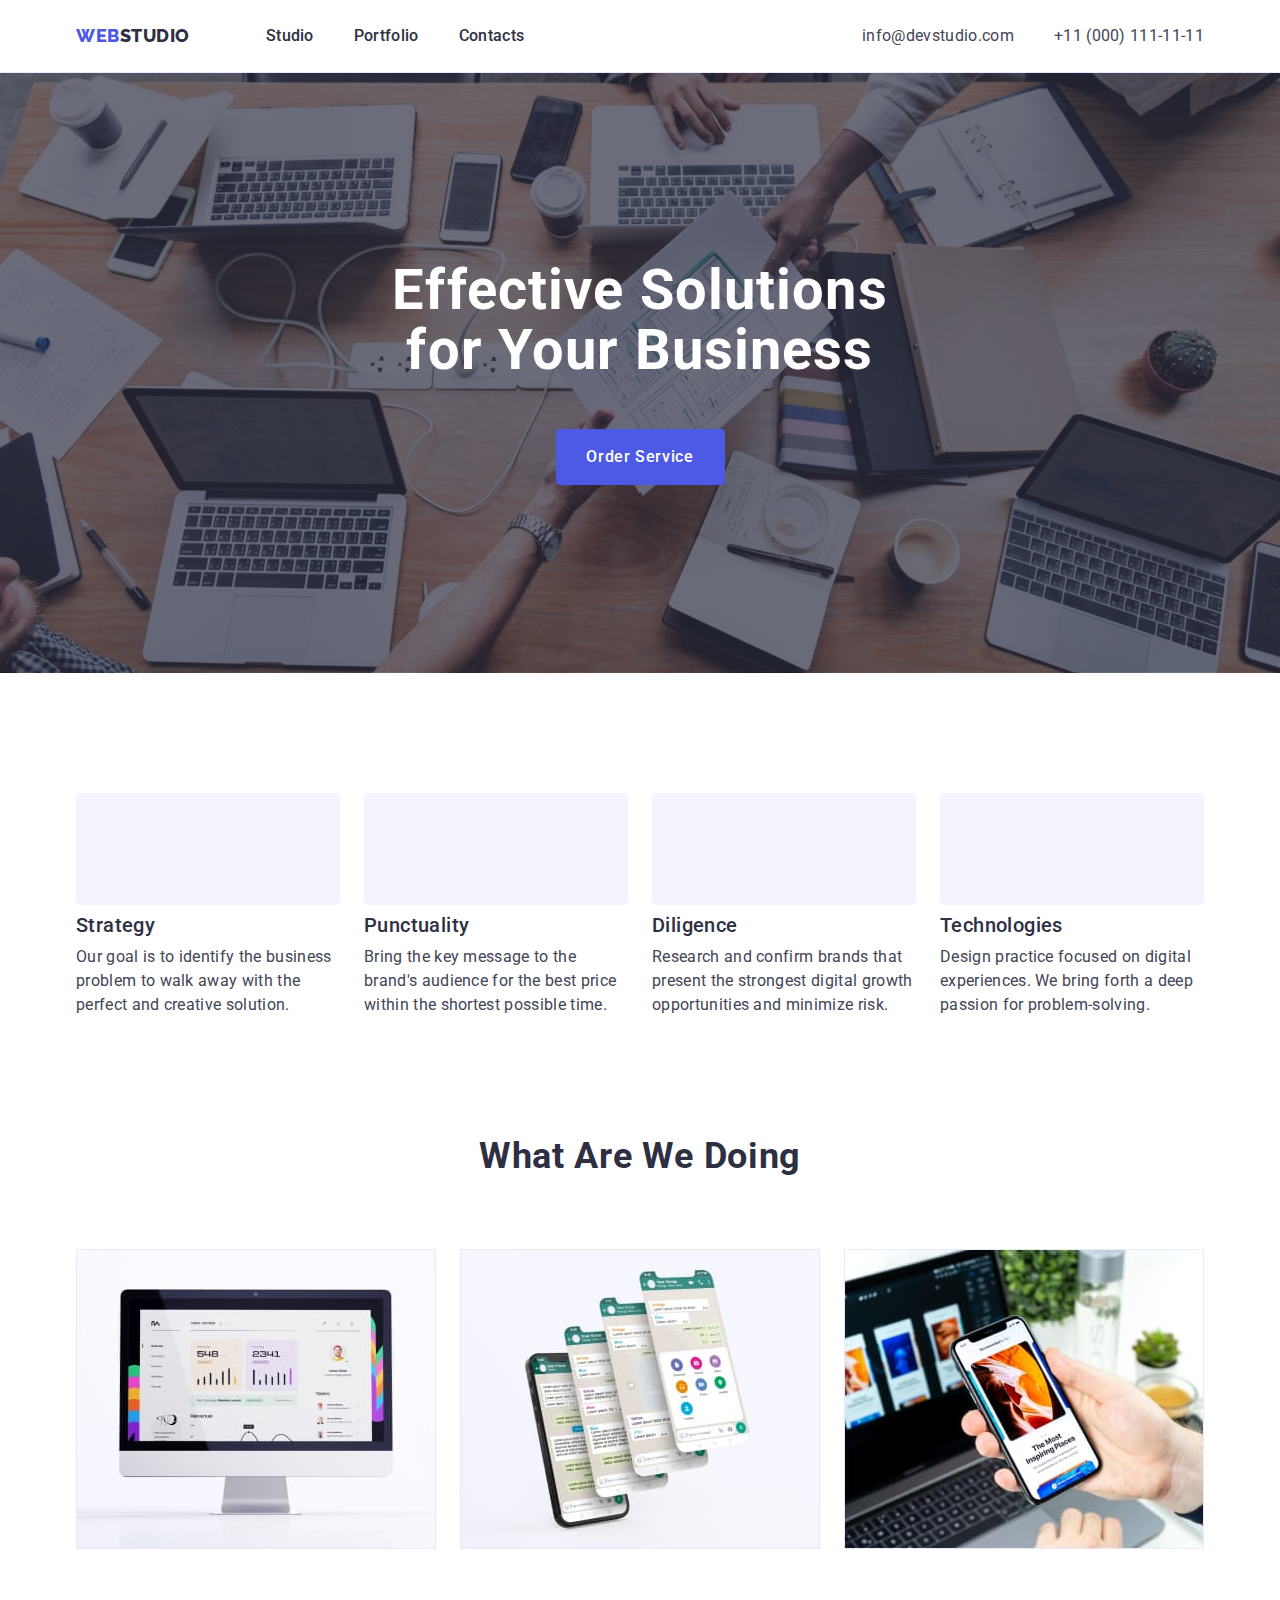
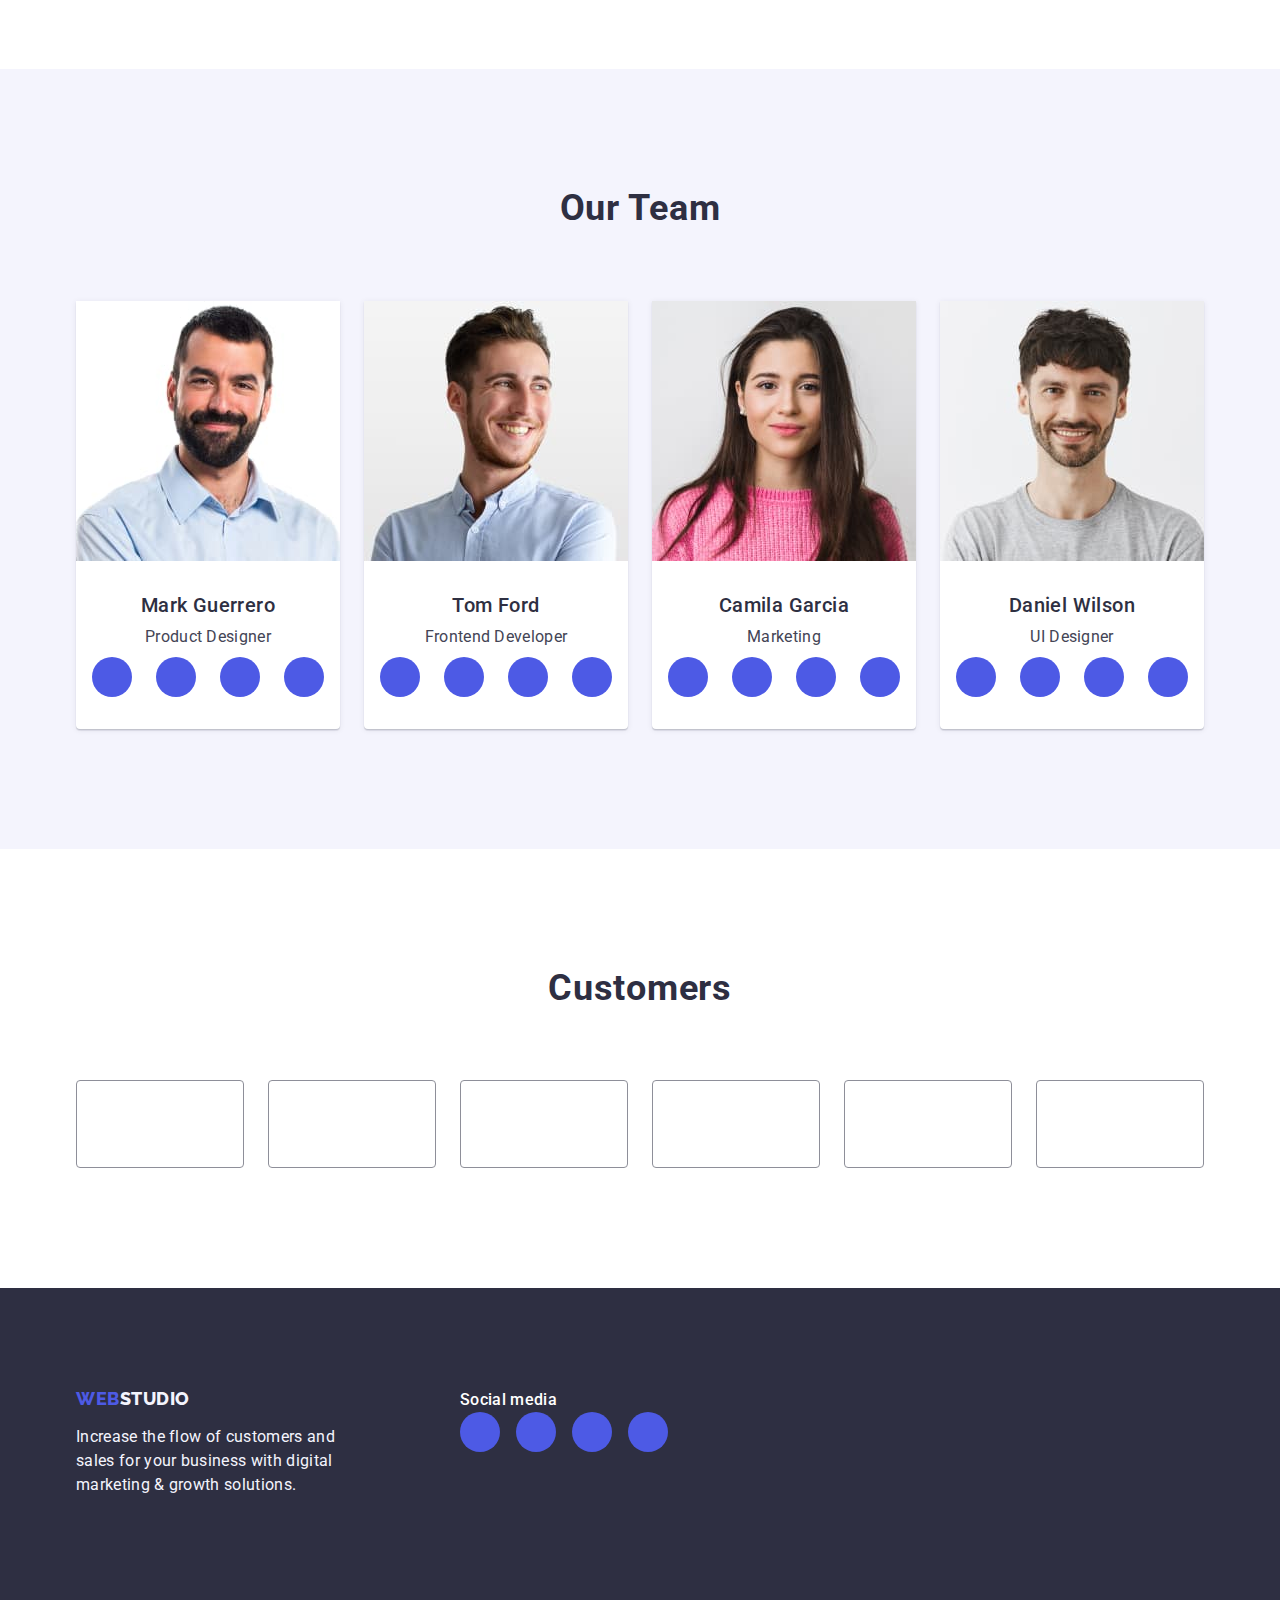
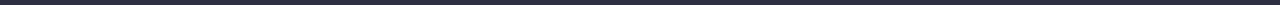
<file: index.html>
<!DOCTYPE html>
<html lang="en">
  <head>
    <meta charset="UTF-8" />
    <meta http-equiv="X-UA-Compatible" content="IE=edge" />
    <meta name="viewport" content="width=device-width, initial-scale=1.0" />
    <title>Studio</title>
    <link rel="preconnect" href="https://fonts.googleapis.com" />
    <link rel="preconnect" href="https://fonts.gstatic.com" crossorigin />
    <link
      href="https://fonts.googleapis.com/css2?family=Raleway:wght@800&family=Roboto:wght@400;500;700;900&display=swap"
      rel="stylesheet"
    />
    <link
      rel="stylesheet"
      href="https://cdn.jsdelivr.net/npm/modern-normalize@1.1.0/modern-normalize.min.css"
    />
    <link rel="stylesheet" href="./css/styles.css" />
  </head>
  <body>
    <!-- Header section -->
    <header class="header">
      <div class="c-header container">
      <nav class="nav">
        <a class="logo link" href="./index.html">
          Web<span class="studio">Studio</span>
        </a>
        <ul class="list nav-list">
          <li>
            <a class="first-menu link" href="./index.html">Studio</a>
          </li>
          <li>
            <a class="first-menu link" href="./portfolio.html">Portfolio</a>
          </li>
          <li>
            <a class="first-menu link" href="">Contacts</a>
          </li>
        </ul>
      </nav>
      <address class="address">
        <ul class="adress-list list">
          <li>
            <a class="adress-link link" href="mailto:info@devstudio.com"
              >info@devstudio.com</a
            >
          </li>
          <li>
            <a class="adress-link link" href="tel:+110001111111"
              >+11 (000) 111-11-11</a
            >
          </li>
        </ul>
      </address>
      </div>
    </header>
    <main>
      <!-- Hero section -->
      <section class="hero">
      <div class="container">
        <h1 class="first-header">Effective Solutions for Your Business</h1>
        <button class="order-service button" type="button">
          Order Service
        </button>
      </div>
      </section>
      <!-- Info section -->
      <section class="info-sect">
        <div class="container">
        <h2 class="info" hidden>Info</h2>
        <ul class="info-list list">
          <li class="info-element">
            <div class="info-icon">
              <svg class="" width="64" height="64">
                <use href="./images/icons.svg#antenna"></use>
              </svg>
            </div>
            <h3 class="first-h">Strategy</h3>
            <p class="info-p first-p">
              Our goal is to identify the business problem to walk away with the
              perfect and creative solution.
            </p>
          </li>
          <li class="info-element">
            <div class="info-icon">
              <svg class="" width="64" height="64">
                <use href="./images/icons.svg#clock"></use>
              </svg>
            </div>
            <h3 class="first-h">Punctuality</h3>
            <p class="info-p first-p">
              Bring the key message to the brand's audience for the best price
              within the shortest possible time.
            </p>
          </li>
          <li class="info-element">
            <div class="info-icon">
              <svg class="" width="64" height="64">
                <use href="./images/icons.svg#diagram"></use>
              </svg>
            </div>
            <h3 class="first-h">Diligence</h3>
            <p class="info-p first-p">
              Research and confirm brands that present the strongest digital
              growth opportunities and minimize risk.
            </p>
          </li>
          <li class="info-element">
            <div class="info-icon">
              <svg class="" width="64" height="64">
                <use href="./images/icons.svg#astronaut"></use>
              </svg>
            </div>
            <h3 class="first-h">Technologies</h3>
            <p class="info-p first-p">
              Design practice focused on digital experiences. We bring forth a
              deep passion for problem-solving.
            </p>
          </li>
        </ul>
        </div>
      </section>
      <!-- Portfolio section -->
      <section class="portfolio-sect">
        <div class="container">
        <h2 class="what-we-do">What are we doing</h2>
        <ul class="portfolio-list list">
          <li class="portfolio-element">
            <img
              src="./images/portfolio-index/img-1.jpg"
              alt="img 1"
              width="360"
              height="300"
            />
          </li>
          <li class="portfolio-element">
            <img
              src="./images/portfolio-index//img-2.jpg"
              alt="img 2"
              width="360"
              height="300"
            />
          </li>
          <li class="portfolio-element">
            <img
              src="./images/portfolio-index//img-3.jpg"
              alt="img 3"
              width="360"
              height="300"
            />
          </li>
        </ul>
        </div>
      </section>
      <!-- Team section -->
      <section class="team">
        <div class="container">
        <h2 class="our-team">Our Team</h2>
        <ul class="team-list list">
          <li class="first-li">
            <img
              src="./images/team/img-3.jpg"
              alt="photo 1"
              width="264"
              height="260"
            />
            <div class="portfolio-li">
            <h3 class="first-h">Mark Guerrero</h3>
            <p class="first-p">Product Designer</p>
            <!-- Socials icons-->
            <ul class="socials-list list">
              <li class="socials-item">
                <a class="socials-link" href="">
                  <svg class="socials-icon" width="16" height="16">
                    <use href="./images/icons.svg#instagram"></use>
                  </svg>
                </a>
              </li>
              <li class="socials-item">
                <a class="socials-link" href="">
                <svg class="socials-icon" width="16" height="16">
                  <use href="./images/icons.svg#twitter"></use>
                </svg>
              </a>
              </li>
              <li class="socials-item">
                <a class="socials-link" href="">
                <svg class="socials-icon" width="16" height="16">
                  <use href="./images/icons.svg#facebook"></use>
                </svg>
              </a>
              </li>
              <li class="socials-item">
                <a class="socials-link" href="">
                <svg class="socials-icon" width="16" height="16">
                  <use href="./images/icons.svg#linkedin"></use>
                </svg>
              </a>
              </li>
            </ul>
            </div>
          </li>
          <li class="first-li">
            <img
              src="./images/team/img-2.jpg"
              alt="photo 2"
              width="264"
              height="260"
            />
            <div class="portfolio-li">
            <h3 class="first-h">Tom Ford</h3>
            <p class="first-p">Frontend Developer</p>
            <!-- Socials icons-->
            <ul class="socials-list list">
              <li class="socials-item">
                <a class="socials-link" href="">
                  <svg class="socials-icon" width="16" height="16">
                    <use href="./images/icons.svg#instagram"></use>
                  </svg>
                </a>
              </li>
              <li class="socials-item">
                <a class="socials-link" href="">
                <svg class="socials-icon" width="16" height="16">
                  <use href="./images/icons.svg#twitter"></use>
                </svg>
              </a>
              </li>
              <li class="socials-item">
                <a class="socials-link" href="">
                <svg class="socials-icon" width="16" height="16">
                  <use href="./images/icons.svg#facebook"></use>
                </svg>
              </a>
              </li>
              <li class="socials-item">
                <a class="socials-link" href="">
                <svg class="socials-icon" width="16" height="16">
                  <use href="./images/icons.svg#linkedin"></use>
                </svg>
              </a>
              </li>
            </ul>
            </div>
          </li>
          <li class="first-li">
            <img
              src="./images/team/img-1.jpg"
              alt="photo 3"
              width="264"
              height="260"
            />
            <div class="portfolio-li">
            <h3 class="first-h">Camila Garcia</h3>
            <p class="first-p">Marketing</p>
            <!-- Socials icons-->
            <ul class="socials-list list">
              <li class="socials-item">
                <a class="socials-link" href="">
                  <svg class="socials-icon" width="16" height="16">
                    <use href="./images/icons.svg#instagram"></use>
                  </svg>
                </a>
              </li>
              <li class="socials-item">
                <a class="socials-link" href="">
                <svg class="socials-icon" width="16" height="16">
                  <use href="./images/icons.svg#twitter"></use>
                </svg>
              </a>
              </li>
              <li class="socials-item">
                <a class="socials-link" href="">
                <svg class="socials-icon" width="16" height="16">
                  <use href="./images/icons.svg#facebook"></use>
                </svg>
              </a>
              </li>
              <li class="socials-item">
                <a class="socials-link" href="">
                <svg class="socials-icon" width="16" height="16">
                  <use href="./images/icons.svg#linkedin"></use>
                </svg>
              </a>
              </li>
            </ul>
            </div>
          </li>
          <li class="first-li">
            <img
              src="./images/team/img.jpg"
              alt="photo 4"
              width="264"
              height="260"
            />
            <div class="portfolio-li">
            <h3 class="first-h">Daniel Wilson</h3>
            <p class="first-p">UI Designer</p>
            <!-- Socials icons-->
            <ul class="socials-list list">
              <li class="socials-item">
                <a class="socials-link" href="">
                  <svg class="socials-icon" width="16" height="16">
                    <use href="./images/icons.svg#instagram"></use>
                  </svg>
                </a>
              </li>
              <li class="socials-item">
                <a class="socials-link" href="">
                <svg class="socials-icon" width="16" height="16">
                  <use href="./images/icons.svg#twitter"></use>
                </svg>
              </a>
              </li>
              <li class="socials-item">
                <a class="socials-link" href="">
                <svg class="socials-icon" width="16" height="16">
                  <use href="./images/icons.svg#facebook"></use>
                </svg>
              </a>
              </li>
              <li class="socials-item">
                <a class="socials-link" href="">
                <svg class="socials-icon" width="16" height="16">
                  <use href="./images/icons.svg#linkedin"></use>
                </svg>
              </a>
              </li>
            </ul>
            </div>
          </li>
        </ul>
        </div>
      </section>
      <!-- Customers -->
      <section class="customers">
        <div class="container">
          <h2 class="cutomers-h what-we-do">Customers</h2>
          <ul class="customers-list list">
            <li class="customers-items">
              <a class="customers-link" href="">
                <svg class="customers-icon" width="104" height="56">
                  <use href="./images/icons.svg#logo-one"></use>
                </svg>
              </a>
            </li>
            <li class="customers-items">
              <a class="customers-link" href="">
                <svg class="customers-icon" width="104" height="56">
                  <use href="./images/icons.svg#logo-two"></use>
                </svg>
              </a>
            </li>
            <li class="customers-items">
              <a class="customers-link" href="">
                <svg class="customers-icon" width="104" height="56">
                  <use href="./images/icons.svg#logo-three"></use>
                </svg>
              </a>
            </li>
            <li class="customers-items">
              <a class="customers-link" href="">
                <svg class="customers-icon" width="104" height="56">
                  <use href="./images/icons.svg#logo-four"></use>
                </svg>
              </a>
            </li>
            <li class="customers-items">
              <a class="customers-link" href="">
                <svg class="customers-icon" width="104" height="56">
                  <use href="./images/icons.svg#logo-five"></use>
                </svg>
              </a>
            </li>
            <li class="customers-items">
              <a class="customers-link" href="">
                <svg class="customers-icon" width="104" height="56">
                  <use href="./images/icons.svg#logo-six"></use>
                </svg>
              </a>
            </li>
          </ul>
        </div>
      </section>
    </main>
    <footer class="footer">
      <div class="footer-container-global container">
      <div class="footer-container">
      <a class="footer-logo link" href="./index.html">
        Web<span class="studio-two">Studio</span>
      </a>
      <p class="footer-p first-p">
        Increase the flow of customers and sales for your business with digital
        marketing & growth solutions.
      </p>
      </div>
      <div class="socials-container">
        <p class="footer-par">Social media</p>
        <ul class="footer-list list">
          <li class="footer-item">
            <a class="footer-link" href="">
              <svg class="footer-icon" width="24" height="24">
                <use href="./images/icons.svg#instagram"></use>
              </svg>
            </a>
          </li>
          <li class="footer-item">
            <a class="footer-link" href="">
              <svg class="footer-icon" width="24" height="24">
                <use href="./images/icons.svg#twitter"></use>
              </svg>
            </a>
          </li>
          <li class="footer-item">
            <a class="footer-link" href="">
              <svg class="footer-icon" width="24" height="24">
                <use href="./images/icons.svg#facebook"></use>
              </svg>
            </a>
          </li>
          <li class="footer-item">
            <a class="footer-link" href="">
              <svg class="footer-icon" width="24" height="24">
                <use href="./images/icons.svg#linkedin"></use>
              </svg>
            </a>
          </li>
        </ul>
      </div>
      </div>
    </footer>
  </body>
</html>
</file>
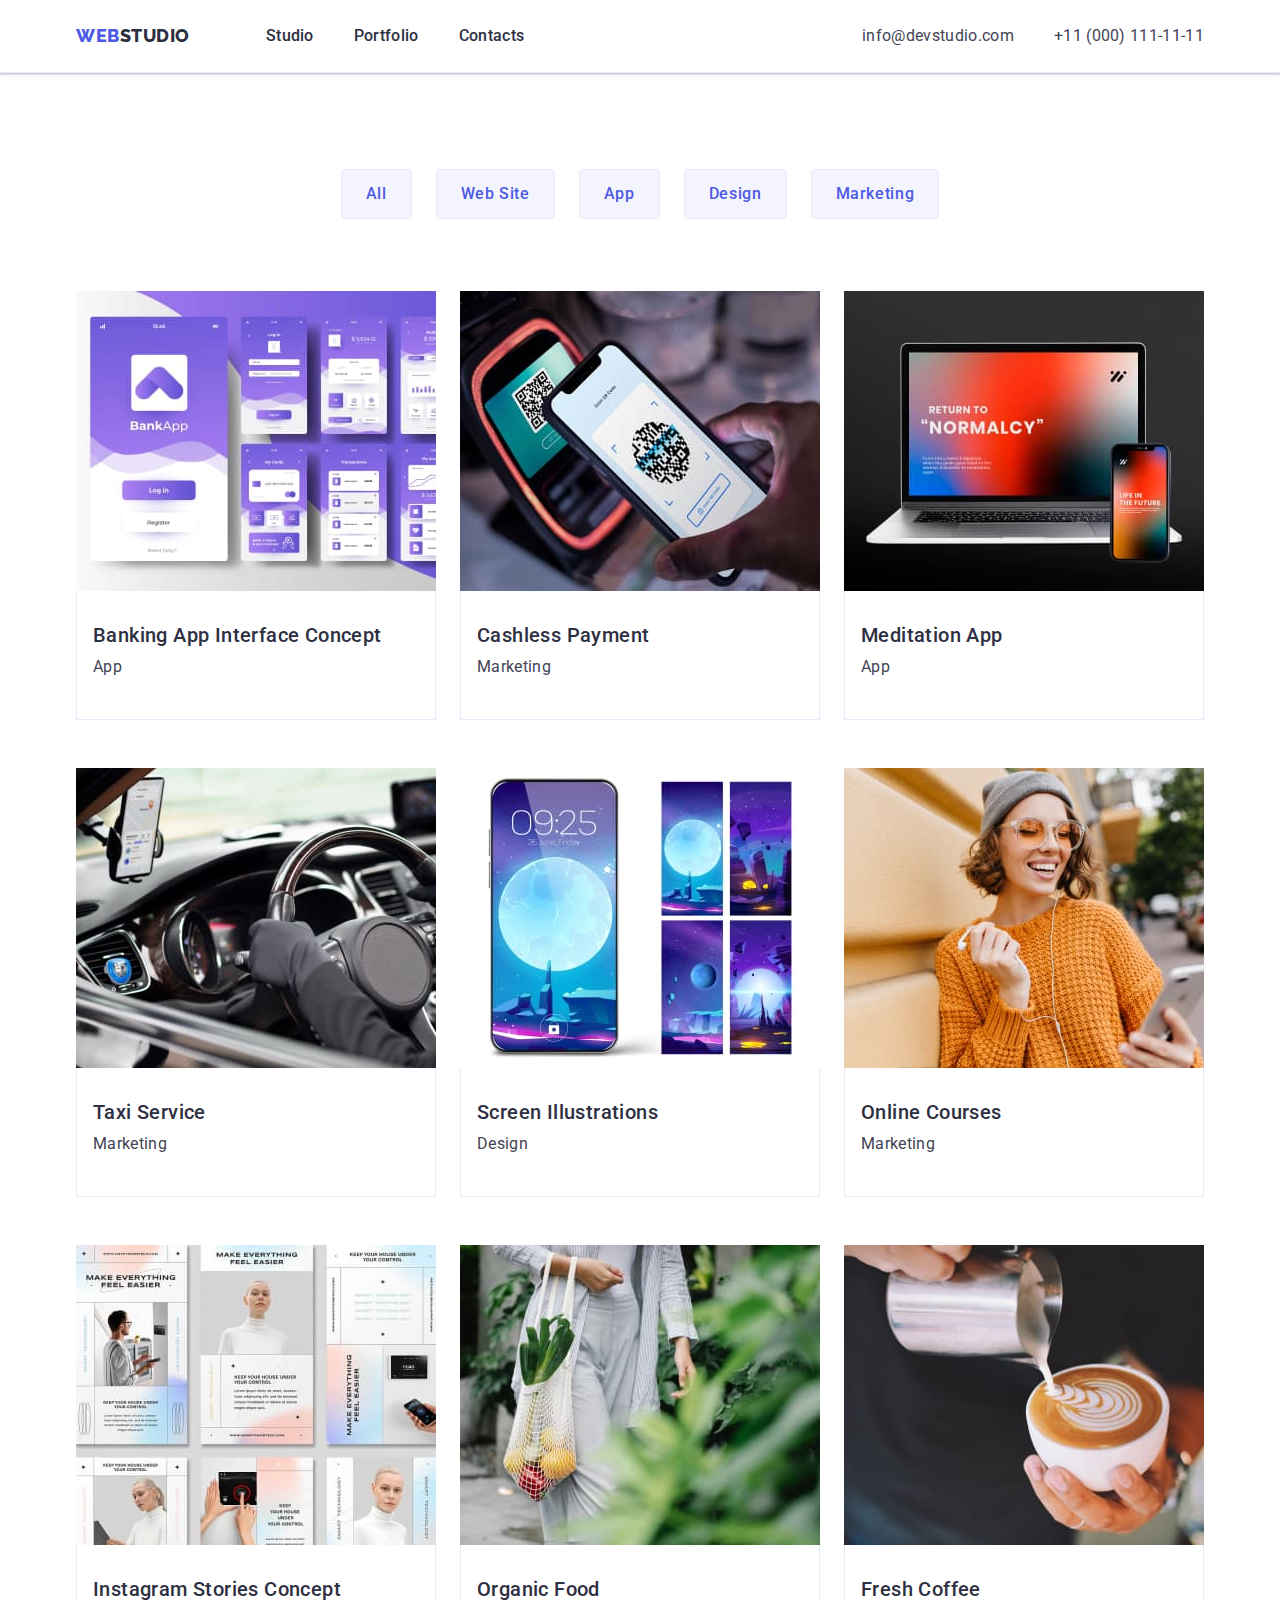
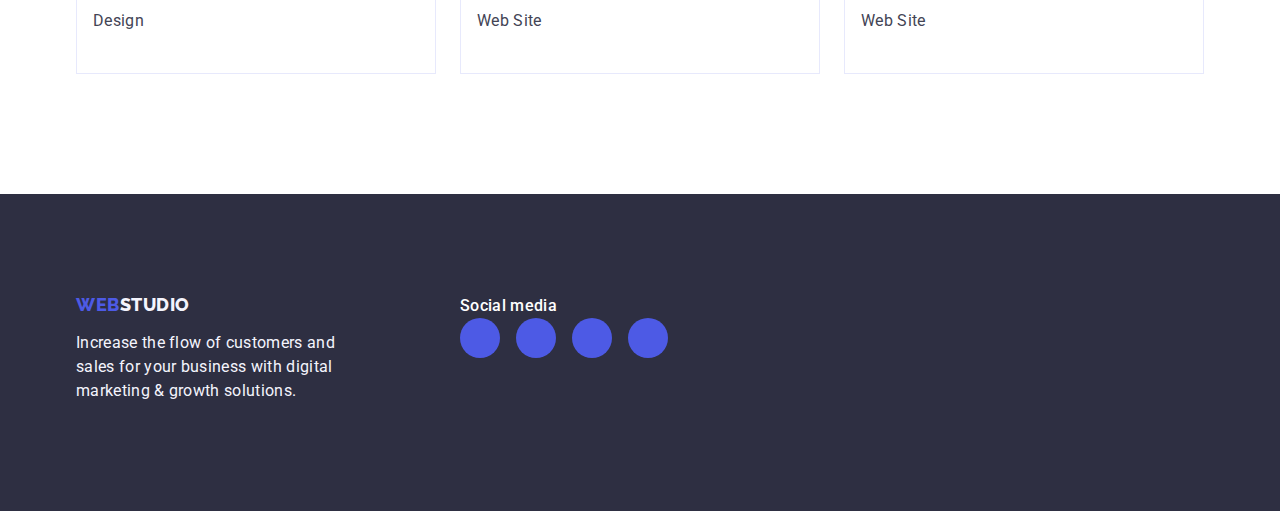
<file: portfolio.html>
<!DOCTYPE html>
<html lang="en">
  <head>
    <meta charset="UTF-8" />
    <meta http-equiv="X-UA-Compatible" content="IE=edge" />
    <meta name="viewport" content="width=device-width, initial-scale=1.0" />
    <title>Portfolio</title>
    <link rel="preconnect" href="https://fonts.googleapis.com" />
    <link rel="preconnect" href="https://fonts.gstatic.com" crossorigin />
    <link
      href="https://fonts.googleapis.com/css2?family=Raleway:wght@800&family=Roboto:wght@400;500;700;900&display=swap"
      rel="stylesheet"
    />
    <link
      rel="stylesheet"
      href="https://cdn.jsdelivr.net/npm/modern-normalize@1.1.0/modern-normalize.min.css"
    />
    <link rel="stylesheet" href="./css/styles.css" />
  </head>
  <body>
    <!-- Header section -->
    <header class="header">
      <div class="c-header container">
        <nav class="nav">
          <a class="logo link" href="./index.html">
            Web<span class="studio">Studio</span>
          </a>
          <ul class="list nav-list">
            <li>
              <a class="first-menu link" href="./index.html">Studio</a>
            </li>
            <li>
              <a class="first-menu link" href="./portfolio.html">Portfolio</a>
            </li>
            <li>
              <a class="first-menu link" href="">Contacts</a>
            </li>
          </ul>
        </nav>
        <address class="address">
          <ul class="adress-list list">
            <li>
              <a class="adress-link link" href="mailto:info@devstudio.com"
                >info@devstudio.com</a
              >
            </li>
            <li>
              <a class="adress-link link" href="tel:+110001111111"
                >+11 (000) 111-11-11</a
              >
            </li>
          </ul>
        </address>
      </div>
    </header>
    <main>
      <!-- Filter -->
      <section class="global-portfolio">
        <div class="container">
          <h1 hidden>Portfolio</h1>
          <ul class="glob-port-list list">
            <li>
              <button class="button-port button" type="button">All</button>
            </li>
            <li>
              <button class="button-port button" type="button">Web Site</button>
            </li>
            <li>
              <button class="button-port button" type="button">App</button>
            </li>
            <li>
              <button class="button-port button" type="button">Design</button>
            </li>
            <li>
              <button class="button-port button" type="button">
                Marketing
              </button>
            </li>
          </ul>
          <!-- Portfolio -->
          <ul class="glob-port-list-photo list">
            <li class="glob-port-photo-li">
              <a class="glob-portfolio-link link" href=""
                ><img
                  src="./images/portfolio/img-01.jpg"
                  alt="img 1"
                  width="360"
                  height="300"
                />
                <div class="app-character">
                  <h2 class="first-h">Banking App Interface Concept</h2>
                  <p class="first-p">App</p>
                </div></a
              >
            </li>
            <li class="glob-port-photo-li">
              <a class="glob-portfolio-link link" href=""
                ><img
                  src="./images/portfolio/img-02.jpg"
                  alt="img 2"
                  width="360"
                  height="300"
                />
                <div class="app-character">
                  <h2 class="first-h">Cashless Payment</h2>
                  <p class="first-p">Marketing</p>
                </div></a>
            </li>
            <li class="glob-port-photo-li">
              <a class="glob-portfolio-link link" href=""
                ><img
                  src="./images/portfolio/img-03.jpg"
                  alt="img 3"
                  width="360"
                  height="300"
                />
                <div class="app-character">
                  <h2 class="first-h">Meditation App</h2>
                  <p class="first-p">App</p>
                </div></a
              >
            </li>
            <li class="glob-port-photo-li">
              <a class="glob-portfolio-link link" href=""
                ><img
                  src="./images/portfolio/img-04.jpg"
                  alt="img 4"
                  width="360"
                  height="300"
                />
                <div class="app-character">
                  <h2 class="first-h">Taxi Service</h2>
                  <p class="first-p">Marketing</p>
                </div></a
              >
            </li>
            <li class="glob-port-photo-li">
              <a class="glob-portfolio-link link" href=""
                ><img
                  src="./images/portfolio/img-05.jpg"
                  alt="img 5"
                  width="360"
                  height="300"
                />
                <div class="app-character">
                  <h2 class="first-h">Screen Illustrations</h2>
                  <p class="first-p">Design</p>
                </div></a
              >
            </li>
            <li class="glob-port-photo-li">
              <a class="glob-portfolio-link link" href=""
                ><img
                  src="./images/portfolio/img-06.jpg"
                  alt="img 6"
                  width="360"
                  height="300"
                />
                <div class="app-character">
                  <h2 class="first-h">Online Courses</h2>
                  <p class="first-p">Marketing</p>
                </div></a
              >
            </li>
            <li class="glob-port-photo-li">
              <a class="glob-portfolio-link link" href=""
                ><img
                  src="./images/portfolio/img-07.jpg"
                  alt="img 7"
                  width="360"
                  height="300"
                />
                <div class="app-character">
                  <h2 class="first-h">Instagram Stories Concept</h2>
                  <p class="first-p">Design</p>
                </div></a
              >
            </li>
            <li class="glob-port-photo-li">
              <a class="glob-portfolio-link link" href=""
                ><img
                  src="./images/portfolio/img-08.jpg"
                  alt="img 8"
                  width="360"
                  height="300"
                />
                <div class="app-character">
                  <h2 class="first-h">Organic Food</h2>
                  <p class="first-p">Web Site</p>
                </div></a
              >
            </li>
            <li class="glob-port-photo-li">
              <a class="glob-portfolio-link link" href=""
                ><img src="./images/portfolio/img-09.jpg" alt="img 9" />
                <div class="app-character">
                  <h2 class="first-h">Fresh Coffee</h2>
                  <p class="first-p">Web Site</p>
                </div></a
              >
            </li>
          </ul>
        </div>
      </section>
    </main>
    <footer class="footer">
      <div class="footer-container-global container">
      <div class="footer-container">
      <a class="footer-logo link" href="./index.html">
        Web<span class="studio-two">Studio</span>
      </a>
      <p class="footer-p first-p">
        Increase the flow of customers and sales for your business with digital
        marketing & growth solutions.
      </p>
      </div>
      <div class="socials-container">
        <p class="footer-par">Social media</p>
        <ul class="footer-list list">
          <li class="footer-item">
            <a class="footer-link" href="">
              <svg class="footer-icon" width="24" height="24">
                <use href="./images/icons.svg#instagram"></use>
              </svg>
            </a>
          </li>
          <li class="footer-item">
            <a class="footer-link" href="">
              <svg class="footer-icon" width="24" height="24">
                <use href="./images/icons.svg#twitter"></use>
              </svg>
            </a>
          </li>
          <li class="footer-item">
            <a class="footer-link" href="">
              <svg class="footer-icon" width="24" height="24">
                <use href="./images/icons.svg#facebook"></use>
              </svg>
            </a>
          </li>
          <li class="footer-item">
            <a class="footer-link" href="">
              <svg class="footer-icon" width="24" height="24">
                <use href="./images/icons.svg#linkedin"></use>
              </svg>
            </a>
          </li>
        </ul>
      </div>
      </div>
    </footer>
  </body>
</html>
</file>
<file: css/styles.css>
/*! normalize.css v8.0.1 | MIT License | github.com/necolas/normalize.css */

/* Document
   ========================================================================== */

/**
 * 1. Correct the line height in all browsers.
 * 2. Prevent adjustments of font size after orientation changes in iOS.
 */

 html {
    line-height: 1.15; /* 1 */
    -webkit-text-size-adjust: 100%; /* 2 */
  }
  
  /* Sections
     ========================================================================== */
  
  /**
   * Remove the margin in all browsers.
   */
  
  body {
    margin: 0;
  }
  
  /**
   * Render the `main` element consistently in IE.
   */
  
  main {
    display: block;
  }
  
  /**
   * Correct the font size and margin on `h1` elements within `section` and
   * `article` contexts in Chrome, Firefox, and Safari.
   */
  
  h1 {
    font-size: 2em;
    margin: 0.67em 0;
  }
  
  /* Grouping content
     ========================================================================== */
  
  /**
   * 1. Add the correct box sizing in Firefox.
   * 2. Show the overflow in Edge and IE.
   */
  
  hr {
    box-sizing: content-box; /* 1 */
    height: 0; /* 1 */
    overflow: visible; /* 2 */
  }
  
  /**
   * 1. Correct the inheritance and scaling of font size in all browsers.
   * 2. Correct the odd `em` font sizing in all browsers.
   */
  
  pre {
    font-family: monospace, monospace; /* 1 */
    font-size: 1em; /* 2 */
  }
  
  /* Text-level semantics
     ========================================================================== */
  
  /**
   * Remove the gray background on active links in IE 10.
   */
  
  a {
    background-color: transparent;
  }
  
  /**
   * 1. Remove the bottom border in Chrome 57-
   * 2. Add the correct text decoration in Chrome, Edge, IE, Opera, and Safari.
   */
  
  abbr[title] {
    border-bottom: none; /* 1 */
    text-decoration: underline; /* 2 */
    text-decoration: underline dotted; /* 2 */
  }
  
  /**
   * Add the correct font weight in Chrome, Edge, and Safari.
   */
  
  b,
  strong {
    font-weight: bolder;
  }
  
  /**
   * 1. Correct the inheritance and scaling of font size in all browsers.
   * 2. Correct the odd `em` font sizing in all browsers.
   */
  
  code,
  kbd,
  samp {
    font-family: monospace, monospace; /* 1 */
    font-size: 1em; /* 2 */
  }
  
  /**
   * Add the correct font size in all browsers.
   */
  
  small {
    font-size: 80%;
  }
  
  /**
   * Prevent `sub` and `sup` elements from affecting the line height in
   * all browsers.
   */
  
  sub,
  sup {
    font-size: 75%;
    line-height: 0;
    position: relative;
    vertical-align: baseline;
  }
  
  sub {
    bottom: -0.25em;
  }
  
  sup {
    top: -0.5em;
  }
  
  /* Embedded content
     ========================================================================== */
  
  /**
   * Remove the border on images inside links in IE 10.
   */
  
  img {
    border-style: none;
  }
  
  /* Forms
     ========================================================================== */
  
  /**
   * 1. Change the font styles in all browsers.
   * 2. Remove the margin in Firefox and Safari.
   */
  
  button,
  input,
  optgroup,
  select,
  textarea {
    font-family: inherit; /* 1 */
    font-size: 100%; /* 1 */
    line-height: 1.15; /* 1 */
    margin: 0; /* 2 */
  }
  
  /**
   * Show the overflow in IE.
   * 1. Show the overflow in Edge.
   */
  
  button,
  input { /* 1 */
    overflow: visible;
  }
  
  /**
   * Remove the inheritance of text transform in Edge, Firefox, and IE.
   * 1. Remove the inheritance of text transform in Firefox.
   */
  
  button,
  select { /* 1 */
    text-transform: none;
  }
  
  /**
   * Correct the inability to style clickable types in iOS and Safari.
   */
  
  button,
  [type="button"],
  [type="reset"],
  [type="submit"] {
    -webkit-appearance: button;
  }
  
  /**
   * Remove the inner border and padding in Firefox.
   */
  
  button::-moz-focus-inner,
  [type="button"]::-moz-focus-inner,
  [type="reset"]::-moz-focus-inner,
  [type="submit"]::-moz-focus-inner {
    border-style: none;
    padding: 0;
  }
  
  /**
   * Restore the focus styles unset by the previous rule.
   */
  
  button:-moz-focusring,
  [type="button"]:-moz-focusring,
  [type="reset"]:-moz-focusring,
  [type="submit"]:-moz-focusring {
    outline: 1px dotted ButtonText;
  }
  
  /**
   * Correct the padding in Firefox.
   */
  
  fieldset {
    padding: 0.35em 0.75em 0.625em;
  }
  
  /**
   * 1. Correct the text wrapping in Edge and IE.
   * 2. Correct the color inheritance from `fieldset` elements in IE.
   * 3. Remove the padding so developers are not caught out when they zero out
   *    `fieldset` elements in all browsers.
   */
  
  legend {
    box-sizing: border-box; /* 1 */
    color: inherit; /* 2 */
    display: table; /* 1 */
    max-width: 100%; /* 1 */
    padding: 0; /* 3 */
    white-space: normal; /* 1 */
  }
  
  /**
   * Add the correct vertical alignment in Chrome, Firefox, and Opera.
   */
  
  progress {
    vertical-align: baseline;
  }
  
  /**
   * Remove the default vertical scrollbar in IE 10+.
   */
  
  textarea {
    overflow: auto;
  }
  
  /**
   * 1. Add the correct box sizing in IE 10.
   * 2. Remove the padding in IE 10.
   */
  
  [type="checkbox"],
  [type="radio"] {
    box-sizing: border-box; /* 1 */
    padding: 0; /* 2 */
  }
  
  /**
   * Correct the cursor style of increment and decrement buttons in Chrome.
   */
  
  [type="number"]::-webkit-inner-spin-button,
  [type="number"]::-webkit-outer-spin-button {
    height: auto;
  }
  
  /**
   * 1. Correct the odd appearance in Chrome and Safari.
   * 2. Correct the outline style in Safari.
   */
  
  [type="search"] {
    -webkit-appearance: textfield; /* 1 */
    outline-offset: -2px; /* 2 */
  }
  
  /**
   * Remove the inner padding in Chrome and Safari on macOS.
   */
  
  [type="search"]::-webkit-search-decoration {
    -webkit-appearance: none;
  }
  
  /**
   * 1. Correct the inability to style clickable types in iOS and Safari.
   * 2. Change font properties to `inherit` in Safari.
   */
  
  ::-webkit-file-upload-button {
    -webkit-appearance: button; /* 1 */
    font: inherit; /* 2 */
  }
  
  /* Interactive
     ========================================================================== */
  
  /*
   * Add the correct display in Edge, IE 10+, and Firefox.
   */
  
  details {
    display: block;
  }
  
  /*
   * Add the correct display in all browsers.
   */
  
  summary {
    display: list-item;
  }
  
  /* Misc
     ========================================================================== */
  
  /**
   * Add the correct display in IE 10+.
   */
  
  template {
    display: none;
  }
  
  /**
   * Add the correct display in IE 10.
   */
  
  [hidden] {
    display: none;
  }

:root {
	--primary-brand: #4d5ae5;
	--pressed-state: #404bbf;
	--dark: #2e2f42;
	--success: #31d0aa;
	--text: #434455;
	--subtle-text: #8e8f99;
	--accent: #e7e9fc;
	--light: #f4f4fd;
	--modal-overlay: #2e2f42;
	--hero-background: #2e2f42;
	--white-background: #ffffff;
	--modal-background: #fcfcfc;
}

body {
    font-family: 'Roboto', sans-serif;
    color: var(--text);
    background-color: var(--white-background);
}

h1, h2, h3, h4, h5, h6 {
    margin: 0;
}

p {
    margin: 0;
}

img {
    display: block;
}


.list {
    list-style: none;
    margin: 0;
    padding-left: 0;
}

.link {
    text-decoration: none;
    color: var(--dark);
    text-decoration: none;
}

.container {
    width: 1158px;
    margin-left: auto;
    margin-right: auto;
    padding: 0 15px;
}

.first-menu {
    font-weight: 500;
    line-height: 1.5;
    letter-spacing: 0.02em;
    padding: 24px 0 24px;
}

.link:hover,
.link:focus {
    color: var(--pressed-state);
}

.logo {
    color: var(--primary-brand);
    font-family: 'Raleway', sans-serif;
    font-size: 18px;
    font-weight: 800;
    font-size: 18;
    line-height: 1.17;
    letter-spacing: 0.03em;
    text-transform: uppercase;
    margin-right: 76px;
}

.studio {
    color: var(--dark);
}

.studio-two {
    color: var(--light);
}

.adress-link {
    line-height: 1.5;
    letter-spacing: 0.02em;
    color: var(--text);
}

.button {
    color: var(--white-background);
    background-color: var(--primary-brand);
    border: none;
    cursor: pointer;
    border-radius: 4px;
    cursor: pointer;
}

.button:hover,
.button:focus {
    color: var(--white-background);
    background-color: var(--pressed-state);
    border: none;
    cursor: pointer;
}

.address {
    font-style: normal;
}

.hero {
    background-color: var(--modal-overlay);
    padding-top: 188px;
    padding-bottom: 188px;
    background-image: linear-gradient(rgba(46, 47, 66, 0.7), rgba(46, 47, 66, 0.7)), url(../images/header/people-office.jpg);
    max-width: 1440px;
    background-repeat: no-repeat;
    background-position: center;
    background-size: cover;
    margin-right: auto;
    margin-left: auto;
}

.first-header {
    font-size: 56px;
    line-height: 1.07;
    text-align: center;
    letter-spacing: 0.02em;
    color: var(--white-background);
    max-width: 496px;
    text-align: center;
    margin-right: auto;
    margin-left: auto;
}

.order-service {
    font-weight: 500;
    line-height: 1.5;
    letter-spacing: 0.04em;
    display: block;
    min-width: 169px;
    height: 56px;
    text-align: center;
    margin-left: auto;
    margin-right: auto;
    margin-top: 48px;
}

.first-h {
    font-weight: 500;
    font-size: 20px;
    line-height: 1.2;
    letter-spacing: 0.02em;
    color: var(--dark);
    margin-bottom: 8px;
}

.first-p {
    font-size: 16px;
    line-height: 1.5;
    letter-spacing: 0.02em;
    color: var(--text);
    margin-bottom: 8px;
}

.what-we-do {
    font-size: 36px;
    line-height: 1.11;
    text-align: center;
    letter-spacing: 0.02em;
    text-transform: capitalize;
    color: var(--dark);
    margin-bottom: 72px;
}

.team {
    background-color: var(--light);
    padding: 120px 0;
}

.our-team {
    font-size: 36px;
    line-height: 1.11;
    text-align: center;
    letter-spacing: 0.02em;
    text-transform: capitalize;
    color: var(--dark); 
    margin-bottom: 72px;   
}

.first-li {
    background-color: var(--white-background);
    width: calc((100%-72px)/4);
    height: 428px;
    border-radius: 0px 0px 4px 4px;
    box-shadow: 0px 1px 6px rgba(46, 47, 66, 0.08), 0px 1px 1px rgba(46, 47, 66, 0.16), 0px 2px 1px rgba(46, 47, 66, 0.08);
}

.footer {
    background-color: var(--modal-overlay);
    padding: 100px 0;
}

.footer-p {
    max-width: 264px;
    color: var(--light);
}

.footer-logo {
    color: var(--primary-brand);
    font-family: 'Raleway', sans-serif;
    font-size: 18px;
    font-weight: 800;
    font-size: 18;
    line-height: 1.17;
    letter-spacing: 0.03em;
    text-transform: uppercase;
    display: inline-block;
    margin-bottom: 16px;
}

.button-port {
    font-family: "Roboto", sans-serif;
    font-weight: 500;
    line-height: 1.5;
    letter-spacing: 0.04em;
    color: var(--primary-brand);
    background-color: var(--light);
    padding: 12px 24px;
    border: 1px solid var(--accent);
}

.button-port:hover,
.button-port:focus {
  box-shadow: 0px 3px 1px rgba(0, 0, 0, 0.1), 0px 2px 1px rgba(0, 0, 0, 0.08), 0px 2px 2px rgba(0, 0, 0, 0.12);
}

.button-port:hover,
.button-port:focus {
    border: 1px solid transparent;
}

.header {
    border-bottom: 1px solid var(--accent);
    box-shadow: 0px 2px 1px rgba(46, 47, 66, 0.08), 0px 1px 1px rgba(46, 47, 66, 0.16), 0px 1px 6px rgba(46, 47, 66, 0.08);
}

.header .container {
    display: flex;
    align-items: center;
    justify-content: space-between;
}

.c-header {
    display: flex;
}

.nav {
    display: flex;
    align-items: center;
}

.nav-list {
    display: flex;
    gap: 40px;
    justify-content: center;
    padding: 24px 0;
}

.adress-list {
    display: flex;
    gap: 40px;
    align-items: center;
}

.info-sect {
    padding: 120px 0;
}

.info-list {
    display: flex;
    gap: 24px;
}

.info-element {
    width: calc((100% - 72px) / 4);
}

.portfolio-sect {
    padding-bottom: 120px;
}

.portfolio-list {
    display: flex;
    gap: 24px;
}

.portfolio-element {
    width: calc((100% - 48px) / 3);
}

.team-list {
    display: flex;
    gap: 24px;
}

.portfolio-li {
    padding: 32px 0px;
    text-align: center;
}

.global-portfolio {
    padding: 96px 0 120px;
}

.glob-port-list {
    display: flex;
    justify-content: center;
    gap: 24px;
    margin-bottom: 72px;
}

.glob-port-list-photo {
    display: flex;
    flex-wrap: wrap;
    column-gap: 24px;
    row-gap: 48px;
}

.glob-port-photo-li {
    width: calc((100% - 48px) / 3);
}

.app-character {
    padding: 32px 16px;
    border: 1px solid var(--accent);
    border-top: none;
}

.info-icon {
  display: flex;
  align-items: center;
  justify-content: center;
  height: 112px;
  background-color: var(--light);
  border-radius: 4px;
  margin-bottom: 8px;
}

.socials-list {
  display: flex;
  justify-content: center;
  gap: 24px;
}

.socials-item {
  width: 40px;
  height: 40px;
}

.socials-link {
  display: flex;
  align-items: center;
  justify-content: center;
  width: 100%;
  height: 100%;
  background-color: var(--primary-brand);
  border-radius: 50%;
}

.socials-link:hover,
.socials-link:focus {
  background-color: #404bbf;
}

.socials-icon {
  fill: var(--light);
}

.customers {
  padding-top: 120px;
  padding-bottom: 120px;
}

.customers-list {
  display: flex;
  gap: 24px;
}

.customers-items {
  width: calc((100% - 120px) / 6);
  height: 88px;
}

.customers-link {
  display: flex;
  align-items: center;
  justify-content: center;
  color: var(--subtle-text);
  width: 100%;
  height: 100%;
  border: 1px solid var(--subtle-text);
  border-radius: 4px;
}

.customers-link:hover,
.customers-link:focus {
  border-color: var(--pressed-state);
  color: var(--pressed-state);
}

.customers-icon {
  fill: currentColor;
}

.cutomers-h {
  line-height: 1.1;
} 

.footer-container-global {
  display: flex;
  align-items: baseline;
}

.footer-container {
  margin-right: 120px;
}

.footer-par {
  font-weight: 500;
  font-size: 16px;
  line-height: 1.5;
  letter-spacing: 0.02em;
  color: var(--white-background);
}

.footer-list {
  display: flex;
  gap: 16px;
}

.footer-item {
  width: 40px;
  height: 40px;
}

.footer-link {
  display: flex;
  align-items: center;
  justify-content: center;
  width: 100%;
  height: 100%;
  background-color: var(--primary-brand);
  border-radius: 50%;
}

.footer-link:hover,
.footer-link:focus {
  background-color: var(--success);
}

.footer-icon {
  fill: var(--light);
}

.glob-portfolio-link {
  display: block;
}

.glob-portfolio-link:hover,
.glob-portfolio-link:focus {
  box-shadow: 0px 1px 6px rgba(46, 47, 66, 0.08), 0px 1px 1px rgba(46, 47, 66, 0.16), 0px 2px 1px rgba(46, 47, 66, 0.08);
}

.info-p {
  margin-bottom: 0px;
}
</file>
